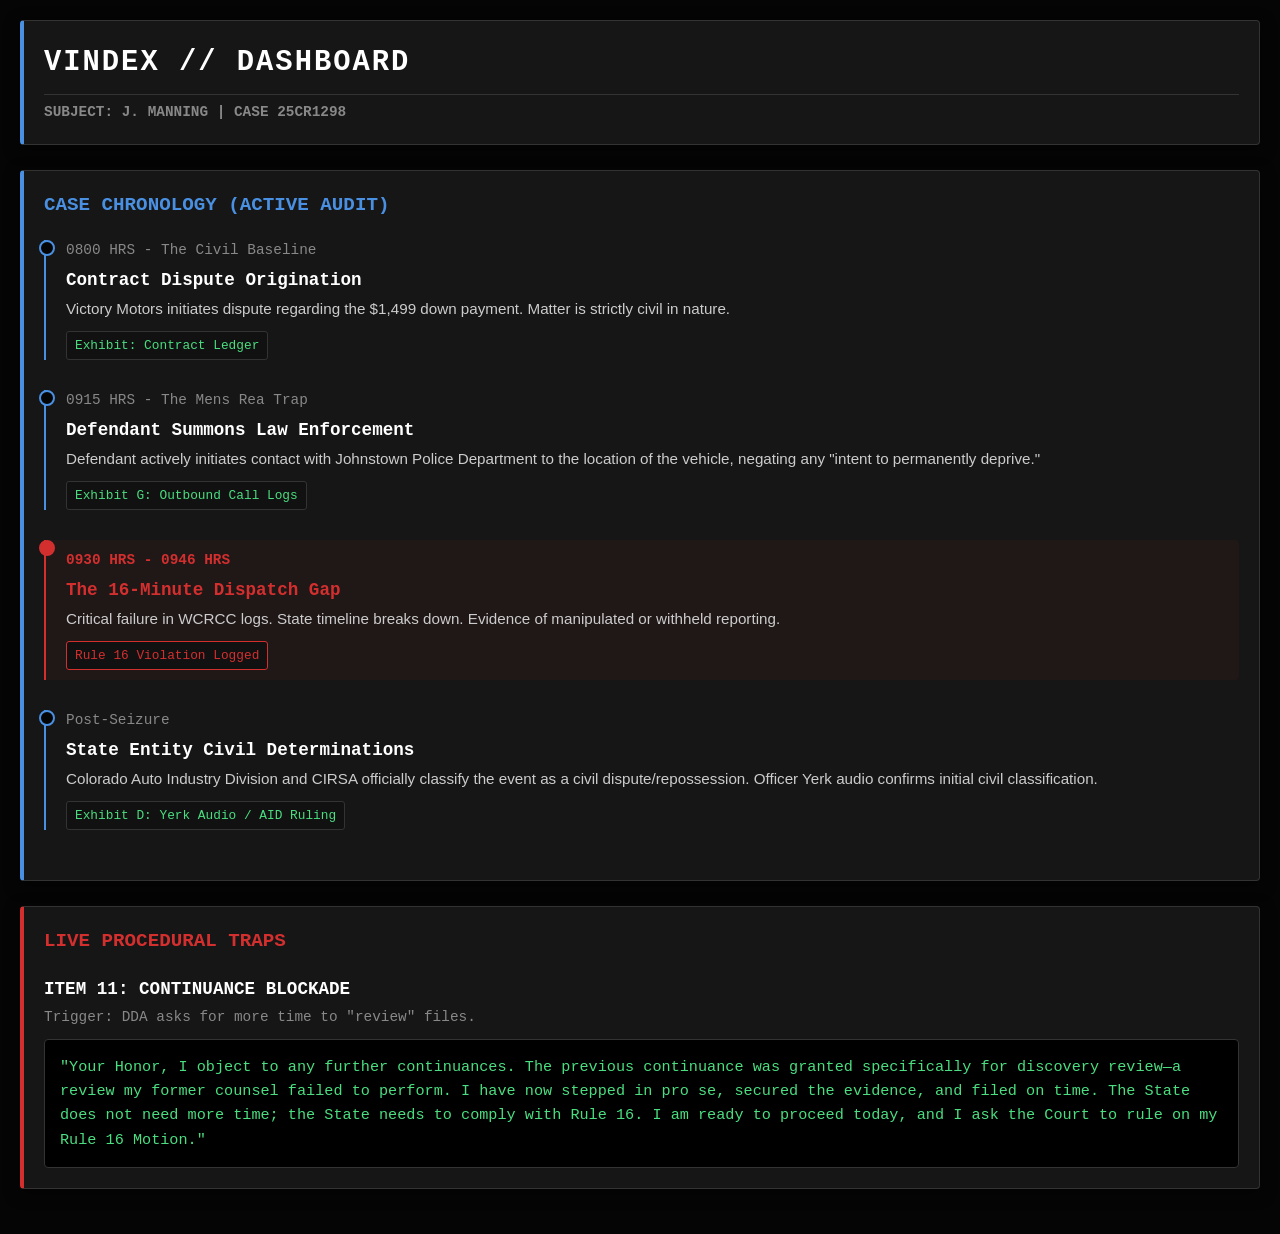
<file: index.html>
<!DOCTYPE html>
<html lang="en">
<head>
  <meta charset="UTF-8">
  <meta name="viewport" content="width=device-width, initial-scale=1.0">
  <title>VINDEX | COMMAND</title>
  <style>
    /* HARDCODED ARMOR - CANNOT BE STRIPPED */
    * { box-sizing: border-box; font-family: 'Courier New', monospace; }
    body { background: #050505; color: #fff; margin: 0; padding: 20px; line-height: 1.5; }
    
    .glass-panel {
      background: rgba(25, 25, 25, 0.9);
      border: 1px solid #333;
      border-left: 4px solid #4a90e2;
      padding: 20px;
      margin-bottom: 25px;
      border-radius: 4px;
      box-shadow: 0 4px 15px rgba(0,0,0,0.5);
    }
    
    h1 { margin: 0 0 5px 0; font-size: 1.8em; text-transform: uppercase; letter-spacing: 2px; border-bottom: 1px solid #333; padding-bottom: 10px;}
    h2 { color: #4a90e2; font-size: 1.2em; margin-top: 0; margin-bottom: 20px; text-transform: uppercase; }
    
    /* TIMELINE */
    .timeline-item { margin-bottom: 30px; padding-left: 20px; border-left: 2px solid #4a90e2; position: relative;}
    .timeline-item::before {
      content: ''; position: absolute; left: -7px; top: 0; width: 12px; height: 12px; background: #050505; border: 2px solid #4a90e2; border-radius: 50%;
    }
    .timeline-item.critical { border-left-color: #d32f2f; background: rgba(211, 47, 47, 0.05); padding-top: 10px; padding-bottom: 10px; border-radius: 0 4px 4px 0;}
    .timeline-item.critical::before { border-color: #d32f2f; background: #d32f2f; }
    
    .ts { font-size: 0.9em; color: #888; margin-bottom: 5px; display: block; }
    .event-title { font-size: 1.1em; font-weight: bold; color: #fff; }
    .event-desc { color: #ccc; font-family: sans-serif; font-size: 0.95em; display: block; margin-top: 5px; }
    .tag { background: #111; padding: 4px 8px; font-size: 0.8em; border: 1px solid #333; border-radius: 3px; display: inline-block; margin-top: 10px; color: #4ade80;}
    
    /* PLAYBOOK SCRIPT */
    .script-box {
      background: #000; padding: 15px; border: 1px solid #333; color: #4ade80; 
      font-size: 0.95em; line-height: 1.6; margin-top: 10px; border-radius: 4px;
    }
  </style>
</head>
<body>

  <div class="glass-panel">
    <h1>VINDEX // DASHBOARD</h1>
    <span style="color: #888; font-size: 0.9em; font-weight: bold;">SUBJECT: J. MANNING | CASE 25CR1298</span>
  </div>

  <div class="glass-panel">
    <h2>CASE CHRONOLOGY (ACTIVE AUDIT)</h2>
    
    <div class="timeline-item">
      <span class="ts">0800 HRS - The Civil Baseline</span>
      <span class="event-title">Contract Dispute Origination</span>
      <span class="event-desc">Victory Motors initiates dispute regarding the $1,499 down payment. Matter is strictly civil in nature.</span>
      <span class="tag">Exhibit: Contract Ledger</span>
    </div>

    <div class="timeline-item">
      <span class="ts">0915 HRS - The Mens Rea Trap</span>
      <span class="event-title">Defendant Summons Law Enforcement</span>
      <span class="event-desc">Defendant actively initiates contact with Johnstown Police Department to the location of the vehicle, negating any "intent to permanently deprive."</span>
      <span class="tag">Exhibit G: Outbound Call Logs</span>
    </div>

    <div class="timeline-item critical">
      <span class="ts" style="color: #d32f2f; font-weight: bold;">0930 HRS - 0946 HRS</span>
      <span class="event-title" style="color: #d32f2f;">The 16-Minute Dispatch Gap</span>
      <span class="event-desc">Critical failure in WCRCC logs. State timeline breaks down. Evidence of manipulated or withheld reporting.</span>
      <span class="tag" style="color: #d32f2f; border-color: #d32f2f;">Rule 16 Violation Logged</span>
    </div>

    <div class="timeline-item">
      <span class="ts">Post-Seizure</span>
      <span class="event-title">State Entity Civil Determinations</span>
      <span class="event-desc">Colorado Auto Industry Division and CIRSA officially classify the event as a civil dispute/repossession. Officer Yerk audio confirms initial civil classification.</span>
      <span class="tag">Exhibit D: Yerk Audio / AID Ruling</span>
    </div>
  </div>

  <div class="glass-panel" style="border-left-color: #d32f2f;">
    <h2 style="color: #d32f2f;">LIVE PROCEDURAL TRAPS</h2>
    
    <span class="event-title">ITEM 11: CONTINUANCE BLOCKADE</span>
    <span style="color: #888; font-size: 0.9em; display: block; margin-top: 5px;">Trigger: DDA asks for more time to "review" files.</span>
    
    <div class="script-box">
      "Your Honor, I object to any further continuances. The previous continuance was granted specifically for discovery review—a review my former counsel failed to perform. I have now stepped in pro se, secured the evidence, and filed on time. The State does not need more time; the State needs to comply with Rule 16. I am ready to proceed today, and I ask the Court to rule on my Rule 16 Motion."
    </div>
  </div>

  <script>
    if ('serviceWorker' in navigator) {
      navigator.serviceWorker.getRegistrations().then(function(registrations) {
        for(let registration of registrations) {
          registration.unregister();
        }
      });
    }
  </script>

</body>
</html>
</file>
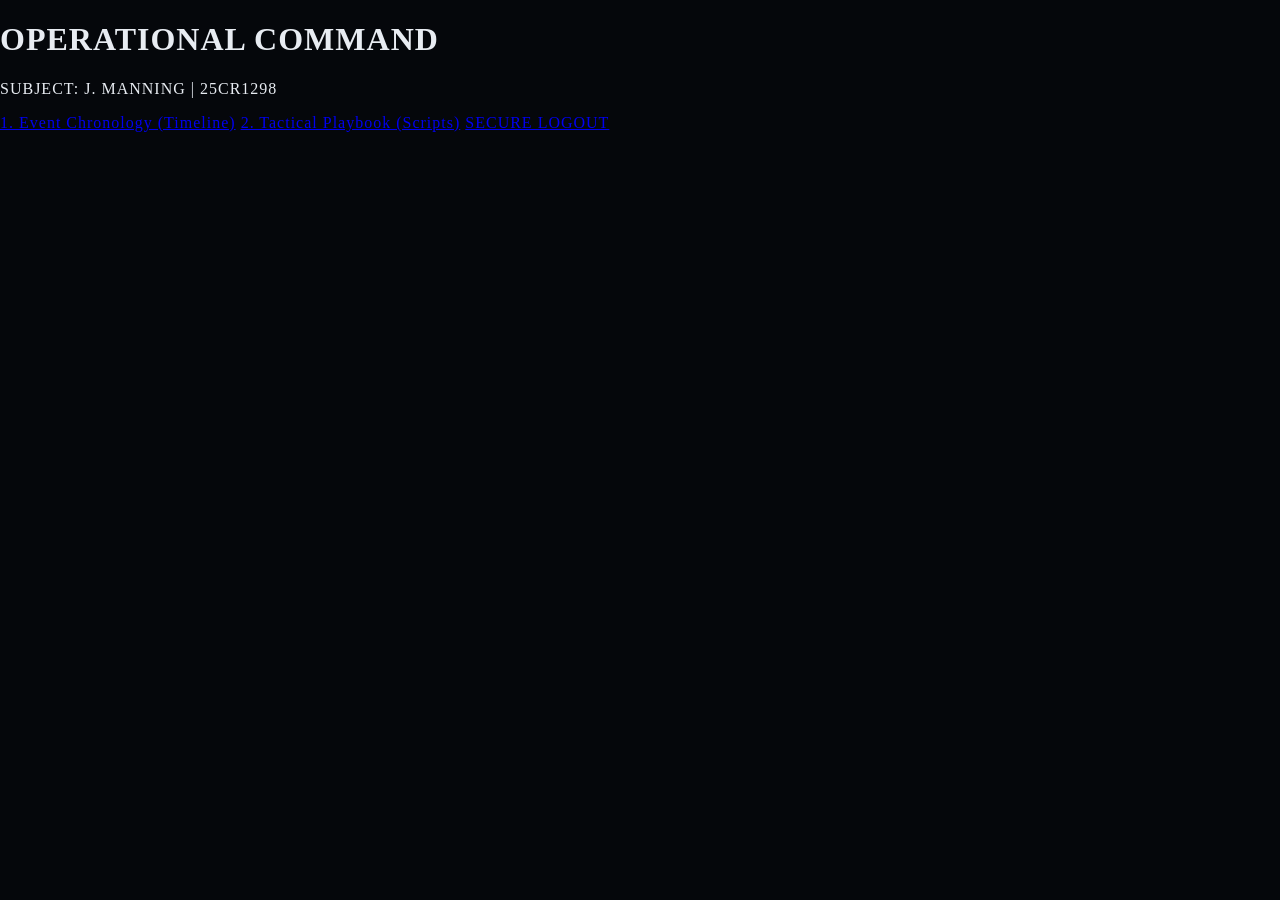
<file: dashboard.html>
<!DOCTYPE html>
<html lang="en">
<head>
  <meta charset="UTF-8">
  <meta name="viewport" content="width=device-width, initial-scale=1.0">
  <title>VINDEX | Dashboard</title>
  <link rel="stylesheet" href="style.css">
</head>
<body>
  <div class="vindex-container">
    <div class="header-title">
      <h1>OPERATIONAL COMMAND</h1>
      <p class="subtitle">SUBJECT: J. MANNING | 25CR1298</p>
    </div>

    <div class="glass-card">
      <a href="evidence.html" class="vindex-btn">1. Event Chronology (Timeline)</a>
      <a href="guidebook.html" class="vindex-btn">2. Tactical Playbook (Scripts)</a>
      <a href="index.html" class="vindex-btn danger" style="margin-top: 40px;">SECURE LOGOUT</a>
    </div>
  </div>
</body>
</html>
</file>
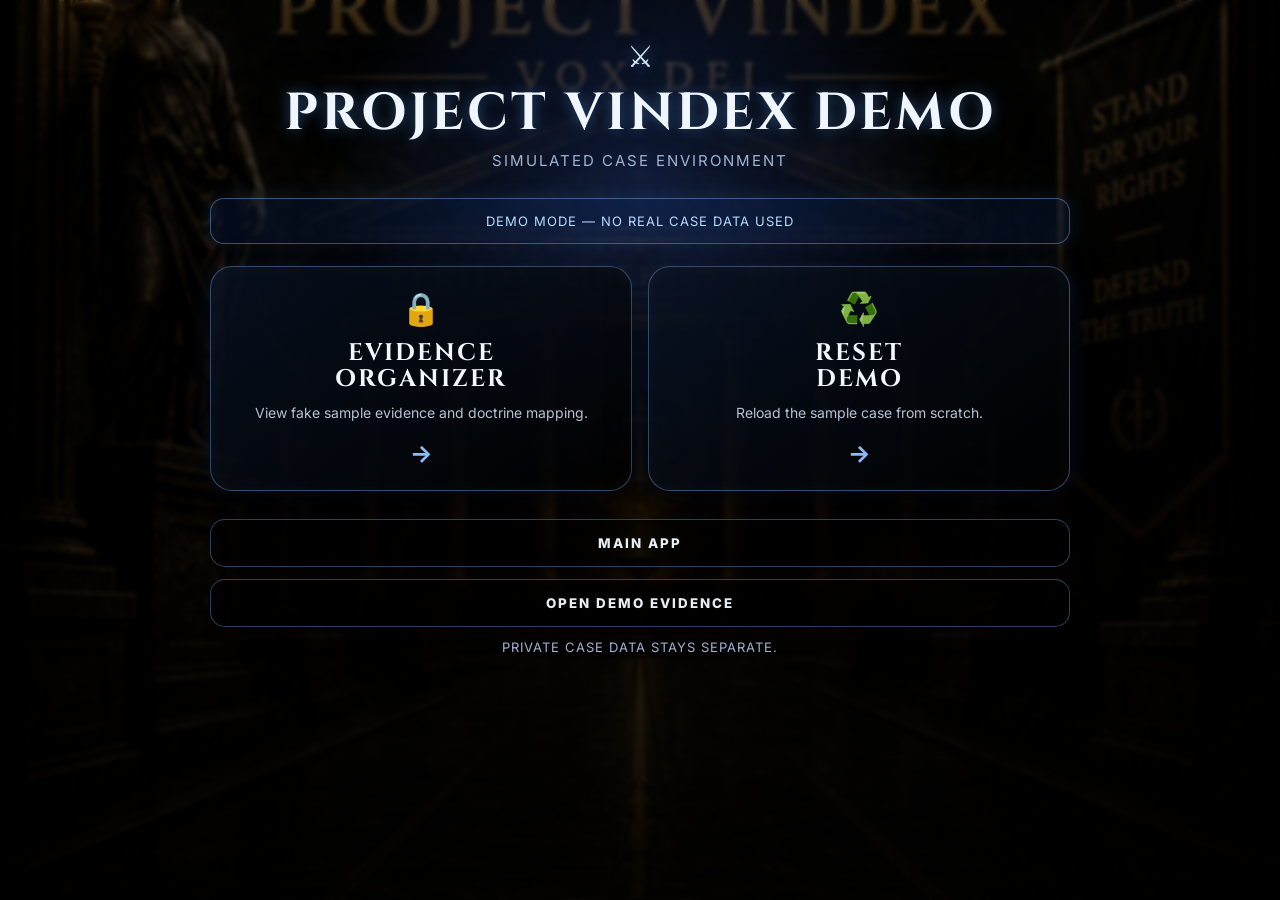
<file: demo.html>
<!DOCTYPE html>
<html lang="en">
<head>
  <meta charset="UTF-8" />
  <meta name="viewport" content="width=device-width, initial-scale=1.0"/>

  <title>Project Vindex Demo</title>

  <link href="https://fonts.googleapis.com/css2?family=Cinzel:wght@400;600;700;800&family=Inter:wght@300;400;500;600&display=swap" rel="stylesheet" />

  <style>
    * {
      margin: 0;
      padding: 0;
      box-sizing: border-box;
    }

    html, body {
      min-height: 100%;
      background: #000;
      color: #e6edf3;
      font-family: "Inter", Arial, sans-serif;
    }

    body {
      overflow-x: hidden;
    }

    .demo-page {
      position: relative;
      min-height: 100vh;
      background: url("vindex-dashboard.png") center/cover no-repeat;
      padding: 38px 18px 36px;
    }

    .demo-page::before {
      content: "";
      position: absolute;
      inset: 0;
      background:
        radial-gradient(circle at 50% 20%, rgba(65,120,255,0.22), transparent 32%),
        linear-gradient(to bottom, rgba(0,0,0,0.68), rgba(0,0,0,0.94));
      backdrop-filter: blur(2px);
      z-index: 1;
    }

    .demo-wrap {
      position: relative;
      z-index: 2;
      max-width: 860px;
      margin: 0 auto;
    }

    .hero {
      text-align: center;
      margin-bottom: 28px;
    }

    .mark {
      font-size: 30px;
      margin-bottom: 12px;
      color: #dbe8ff;
      text-shadow: 0 0 18px rgba(90,168,255,0.6);
    }

    h1 {
      font-family: "Cinzel", Georgia, serif;
      font-size: clamp(32px, 8vw, 52px);
      letter-spacing: 3px;
      text-transform: uppercase;
      color: #f0f6ff;
      line-height: 1.05;
      text-shadow:
        0 0 14px rgba(90,168,255,0.42),
        0 0 38px rgba(0,0,0,0.95);
    }

    .subtitle {
      margin-top: 10px;
      font-size: 15px;
      letter-spacing: 2px;
      color: #9fb4d3;
      text-transform: uppercase;
    }

    .demo-banner {
      margin: 22px 0;
      padding: 14px;
      border-radius: 14px;
      border: 1px solid rgba(127,184,255,0.42);
      background: rgba(20,70,160,0.16);
      color: #b9dcff;
      text-align: center;
      font-size: 13px;
      letter-spacing: 1px;
      text-transform: uppercase;
      box-shadow: 0 0 20px rgba(90,168,255,0.14);
    }

    .demo-grid {
      display: grid;
      grid-template-columns: 1fr;
      gap: 16px;
      margin-top: 18px;
    }

    .demo-card {
      width: 100%;
      min-height: 168px;
      padding: 22px 18px;
      border-radius: 22px;
      border: 1px solid rgba(127,184,255,0.38);
      background:
        linear-gradient(145deg, rgba(8,18,35,0.82), rgba(0,0,0,0.78));
      color: #e6edf3;
      box-shadow:
        0 16px 38px rgba(0,0,0,0.78),
        0 0 26px rgba(65,120,255,0.14),
        inset 0 0 20px rgba(255,255,255,0.035);
      text-align: center;
      cursor: pointer;
      font-family: inherit;
    }

    .demo-card:active {
      transform: scale(0.98);
    }

    .icon {
      font-size: 32px;
      margin-bottom: 12px;
    }

    .demo-card span {
      display: block;
      font-family: "Cinzel", Georgia, serif;
      font-size: 24px;
      font-weight: 700;
      letter-spacing: 2px;
      text-transform: uppercase;
      line-height: 1.1;
      color: #f2f7ff;
    }

    .demo-card small {
      display: block;
      margin-top: 12px;
      font-size: 14px;
      color: #b7c3d2;
      line-height: 1.35;
    }

    .arrow {
      display: block;
      margin-top: 16px;
      font-size: 24px;
      color: #8eb8ff;
    }

    .footer {
      margin-top: 28px;
      display: grid;
      gap: 12px;
      text-align: center;
    }

    .footer p {
      color: #9fb4d3;
      font-size: 13px;
      letter-spacing: 1px;
      text-transform: uppercase;
    }

    .footer-btn {
      width: 100%;
      padding: 15px;
      border-radius: 15px;
      border: 1px solid rgba(127,184,255,0.35);
      background: rgba(0,0,0,0.65);
      color: #e6edf3;
      font-weight: 800;
      letter-spacing: 2px;
      text-transform: uppercase;
      font-family: inherit;
    }

    @media (min-width: 760px) {
      .demo-grid {
        grid-template-columns: repeat(2, 1fr);
      }
    }
  </style>
</head>

<body>
  <main class="demo-page">
    <section class="demo-wrap">

      <header class="hero">
        <div class="mark">⚔</div>
        <h1>Project Vindex Demo</h1>
        <p class="subtitle">Simulated Case Environment</p>
      </header>

      <div class="demo-banner">
        Demo Mode — no real case data used
      </div>

      <section class="demo-grid">
        <button class="demo-card" onclick="goDemoEvidence()">
          <div class="icon">🔒</div>
          <span>Evidence<br>Organizer</span>
          <small>View fake sample evidence and doctrine mapping.</small>
          <b class="arrow">→</b>
        </button>

        <button class="demo-card" onclick="resetDemo()">
          <div class="icon">♻️</div>
          <span>Reset<br>Demo</span>
          <small>Reload the sample case from scratch.</small>
          <b class="arrow">→</b>
        </button>
      </section>

      <footer class="footer">
        <button class="footer-btn" onclick="window.location.href='index.html?v=42000'">
          Main App
        </button>

        <button class="footer-btn" onclick="goDemoEvidence()">
          Open Demo Evidence
        </button>

        <p>Private case data stays separate.</p>
      </footer>

    </section>
  </main>

  <script>
    const DEMO_KEY = "vindex_demo_evidence";

    function loadDemoData(forceReset = false) {
      if (!forceReset && localStorage.getItem(DEMO_KEY)) return;

      const demoEvidence = [
        {
          id: 1001,
          title: "Discovery Packet – Demo",
          date: "2025-10-21",
          type: "Discovery",
          source: "DA",
          summary: "Establishes the official narrative and evidentiary foundation. Used as the baseline for identifying contradictions, omissions, and inconsistencies across reports, bodycam, and external records.",
          link: "",
          doctrine: ["D03 Records Acquisition", "D04 Record Over Memory", "D06 Evidence Handling"],
          createdAt: new Date().toISOString()
        },
        {
          id: 1002,
          title: "Officer Report – Timeline Claim",
          date: "2025-08-20",
          type: "Police Report",
          source: "Police",
          summary: "Documents the agency timeline claim. This entry is used to compare the official version against bodycam, dispatch logs, and independent timestamped records.",
          link: "",
          doctrine: ["D04 Record Over Memory", "D06 Evidence Handling"],
          createdAt: new Date().toISOString()
        },
        {
          id: 1003,
          title: "DA Email – Resolution Position",
          date: "2025-10-26",
          type: "Email",
          source: "DA",
          summary: "Shows the prosecution’s stated position and offer posture. Used to evaluate how the State frames the dispute and whether later statements remain consistent.",
          link: "",
          doctrine: ["D05 Motion Structure", "D08 Evaluating Resolutions", "D10 Professional Composure"],
          createdAt: new Date().toISOString()
        },
        {
          id: 1004,
          title: "Dispatch Log – Initial Call",
          date: "2025-08-20",
          type: "Dispatch",
          source: "911 / CAD",
          summary: "Provides the call origin, timestamps, and agency response sequence. Used to test whether the report narrative matches the real-time dispatch record.",
          link: "",
          doctrine: ["D03 Records Acquisition", "D04 Record Over Memory", "D09 Deadline Management"],
          createdAt: new Date().toISOString()
        }
      ];

      localStorage.setItem(DEMO_KEY, JSON.stringify(demoEvidence));
    }

    function goDemoEvidence() {
      loadDemoData(false);
      localStorage.setItem("vindex_mode", "demo");
      localStorage.setItem("vindex_logged_in", "true");
      window.location.href = "evidence.html?v=42000";
    }

    function resetDemo() {
      loadDemoData(true);
      alert("Demo reset.");
    }

    loadDemoData(false);
  </script>
</body>
</html>
</file>
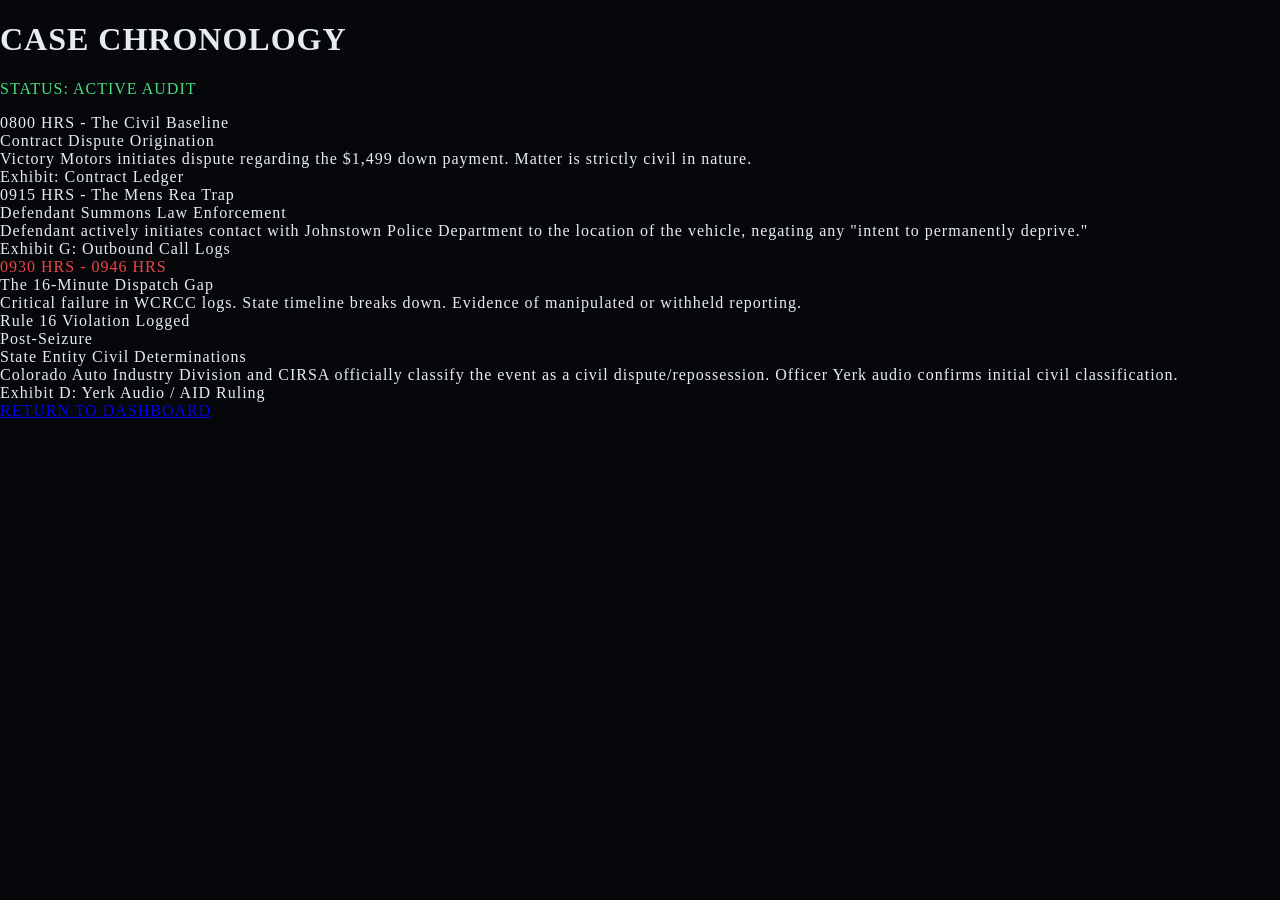
<file: evidence.html>
<!DOCTYPE html>
<html lang="en">
<head>
  <meta charset="UTF-8">
  <meta name="viewport" content="width=device-width, initial-scale=1.0">
  <title>VINDEX | Timeline</title>
  <link rel="stylesheet" href="style.css">
</head>
<body>
  <div class="vindex-container">
    <div class="header-title">
      <h1>CASE CHRONOLOGY</h1>
      <p class="subtitle" style="color: #4ade80;">STATUS: ACTIVE AUDIT</p>
    </div>

    <div class="glass-card">
      <div class="timeline">
        
        <div class="timeline-item">
          <div class="timeline-marker"></div>
          <div class="timestamp">0800 HRS - The Civil Baseline</div>
          <div class="event-title">Contract Dispute Origination</div>
          <div class="event-detail">Victory Motors initiates dispute regarding the $1,499 down payment. Matter is strictly civil in nature.</div>
          <span class="evidence-tag">Exhibit: Contract Ledger</span>
        </div>

        <div class="timeline-item">
          <div class="timeline-marker"></div>
          <div class="timestamp">0915 HRS - The Mens Rea Trap</div>
          <div class="event-title">Defendant Summons Law Enforcement</div>
          <div class="event-detail">Defendant actively initiates contact with Johnstown Police Department to the location of the vehicle, negating any "intent to permanently deprive."</div>
          <span class="evidence-tag">Exhibit G: Outbound Call Logs</span>
        </div>

        <div class="timeline-item">
          <div class="timeline-marker critical"></div>
          <div class="timestamp" style="color: #ef4444;">0930 HRS - 0946 HRS</div>
          <div class="event-title">The 16-Minute Dispatch Gap</div>
          <div class="event-detail">Critical failure in WCRCC logs. State timeline breaks down. Evidence of manipulated or withheld reporting.</div>
          <span class="evidence-tag alert">Rule 16 Violation Logged</span>
        </div>

        <div class="timeline-item">
          <div class="timeline-marker"></div>
          <div class="timestamp">Post-Seizure</div>
          <div class="event-title">State Entity Civil Determinations</div>
          <div class="event-detail">Colorado Auto Industry Division and CIRSA officially classify the event as a civil dispute/repossession. Officer Yerk audio confirms initial civil classification.</div>
          <span class="evidence-tag">Exhibit D: Yerk Audio / AID Ruling</span>
        </div>

      </div>
    </div>
    
    <a href="dashboard.html" class="vindex-btn">RETURN TO DASHBOARD</a>
  </div>
</body>
</html>
</file>
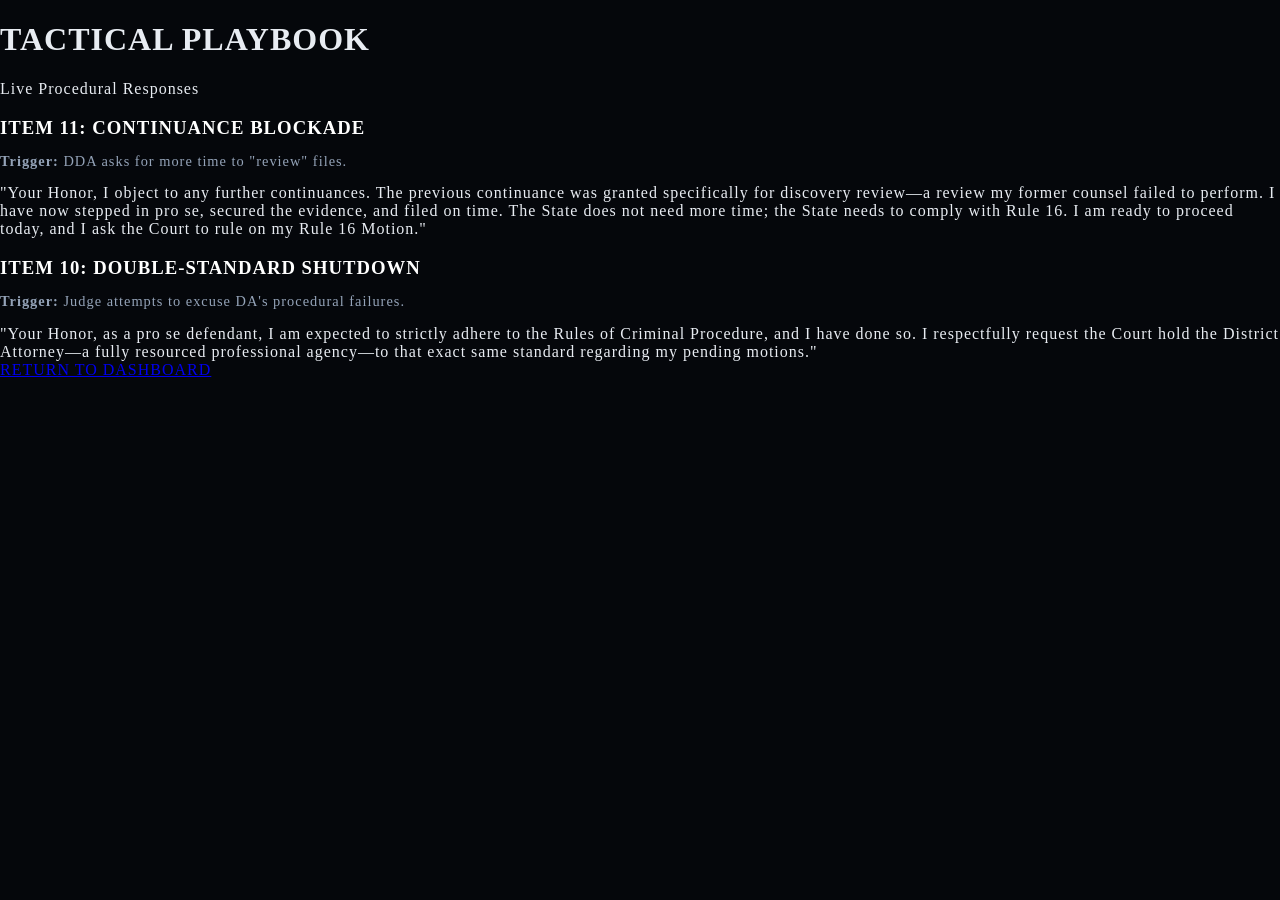
<file: guidebook.html>
<!DOCTYPE html>
<html lang="en">
<head>
  <meta charset="UTF-8">
  <meta name="viewport" content="width=device-width, initial-scale=1.0">
  <title>VINDEX | Playbook</title>
  <link rel="stylesheet" href="style.css">
</head>
<body>
  <div class="vindex-container">
    <div class="header-title">
      <h1>TACTICAL PLAYBOOK</h1>
      <p class="subtitle">Live Procedural Responses</p>
    </div>

    <div class="glass-card alert-card">
      <h3 style="color: #fff; margin-bottom: 10px;">ITEM 11: CONTINUANCE BLOCKADE</h3>
      <p style="color: #94a3b8; font-size: 0.9em;"><strong>Trigger:</strong> DDA asks for more time to "review" files.</p>
      <div class="playbook-script">
        "Your Honor, I object to any further continuances. The previous continuance was granted specifically for discovery review—a review my former counsel failed to perform. I have now stepped in pro se, secured the evidence, and filed on time. The State does not need more time; the State needs to comply with Rule 16. I am ready to proceed today, and I ask the Court to rule on my Rule 16 Motion."
      </div>
    </div>

    <div class="glass-card">
      <h3 style="color: #fff; margin-bottom: 10px;">ITEM 10: DOUBLE-STANDARD SHUTDOWN</h3>
      <p style="color: #94a3b8; font-size: 0.9em;"><strong>Trigger:</strong> Judge attempts to excuse DA's procedural failures.</p>
      <div class="playbook-script">
        "Your Honor, as a pro se defendant, I am expected to strictly adhere to the Rules of Criminal Procedure, and I have done so. I respectfully request the Court hold the District Attorney—a fully resourced professional agency—to that exact same standard regarding my pending motions."
      </div>
    </div>

    <a href="dashboard.html" class="vindex-btn" style="margin-top: 30px;">RETURN TO DASHBOARD</a>
  </div>
</body>
</html>
</file>
<file: style.css>
* {
  box-sizing: border-box;
}

body {
  margin: 0;
  background: #05070b;
  color: #e8ecf2;
  font-family: Georgia, "Times New Roman", serif;
  letter-spacing: 1px;
}

.screen {
  display: none;
  min-height: 100vh;
  padding: 34px 22px;
}

.screen.active {
  display: block;
}

.login-box {
  max-width: 680px;
  margin: 22vh auto 0;
  padding: 28px;
  background: #1a1a1a;
  border: 1px solid #333;
}

.login-box h1 {
  text-align: center;
  font-size: 46px;
  letter-spacing: 12px;
  margin-bottom: 28px;
}

.login-box p {
  text-align: center;
  color: #6ea8ff;
  font-size: 16px;
  margin-bottom: 34px;
}

label {
  display: block;
  margin-bottom: 10px;
  color: #aaa;
}

input,
textarea {
  width: 100%;
  background: #000;
  color: #fff;
  border: 1px solid #333;
  padding: 16px;
  margin-bottom: 16px;
  font-size: 16px;
  font-family: Georgia, "Times New Roman", serif;
}

textarea {
  min-height: 120px;
  resize: vertical;
}

button {
  width: 100%;
  padding: 18px;
  border: none;
  background: #5799e8;
  color: #06101f;
  font-size: 18px;
  letter-spacing: 3px;
  font-family: Georgia, "Times New Roman", serif;
  cursor: pointer;
}

button:active {
  transform: scale(0.98);
}

.hero {
  text-align: center;
  padding: 28px 0 34px;
  background: radial-gradient(circle, rgba(55, 92, 150, 0.25), transparent 60%);
}

.sigil {
  font-size: 34px;
  margin-bottom: 20px;
}

.hero h1 {
  font-size: 36px;
  letter-spacing: 8px;
  margin: 0;
}

.hero p {
  color: #bcc7d8;
  letter-spacing: 8px;
}

.grid {
  display: grid;
  grid-template-columns: 1fr 1fr;
  gap: 18px;
  max-width: 900px;
  margin: 0 auto;
}

.card {
  min-height: 230px;
  padding: 28px 18px;
  border: 1px solid rgba(100, 150, 230, 0.45);
  border-radius: 26px;
  background: rgba(5, 12, 24, 0.86);
  box-shadow: 0 0 24px rgba(90, 130, 200, 0.12);
  text-align: center;
  cursor: pointer;
}

.card .icon {
  font-size: 36px;
  margin-bottom: 20px;
}

.card h2 {
  font-size: 24px;
  letter-spacing: 3px;
  margin: 0 0 18px;
}

.card p {
  color: #cbd3df;
  font-family: Arial, sans-serif;
  letter-spacing: 0;
  line-height: 1.4;
}

.card span {
  display: block;
  margin-top: 24px;
  font-size: 26px;
  color: #9cc4ff;
}

.page {
  max-width: 850px;
  margin: 0 auto;
}

.page h1 {
  text-align: center;
  font-size: 34px;
  letter-spacing: 5px;
  margin-top: 24px;
}

.back {
  width: auto;
  background: transparent;
  color: #9cc4ff;
  padding: 10px 0;
  font-size: 18px;
  text-align: left;
}

.status {
  text-align: center;
  color: #6ea8ff;
  font-weight: bold;
}

.panel,
.item,
.form-box {
  background: #111822;
  border: 1px solid #2e3f5b;
  padding: 20px;
  margin: 18px 0;
  border-radius: 14px;
}

.panel h2,
.item h2 {
  margin-top: 0;
  color: #fff;
}

.panel p,
.item p {
  color: #d8dde6;
  line-height: 1.6;
}

.meta {
  color: #75aaff;
  font-size: 14px;
}

.delete-btn {
  background: #2b1111;
  color: #ff8c8c;
  margin-top: 12px;
  font-size: 14px;
  padding: 12px;
}

#dossierOutput {
  min-height: 420px;
  margin-top: 20px;
  font-family: monospace;
  letter-spacing: 0;
}

@media (max-width: 700px) {
  .grid {
    grid-template-columns: 1fr 1fr;
    gap: 14px;
  }

  .card {
    min-height: 210px;
    padding: 22px 12px;
  }

  .card h2 {
    font-size: 21px;
  }

  .hero h1 {
    font-size: 30px;
  }

  .login-box {
    margin-top: 18vh;
  }
}
</file>
